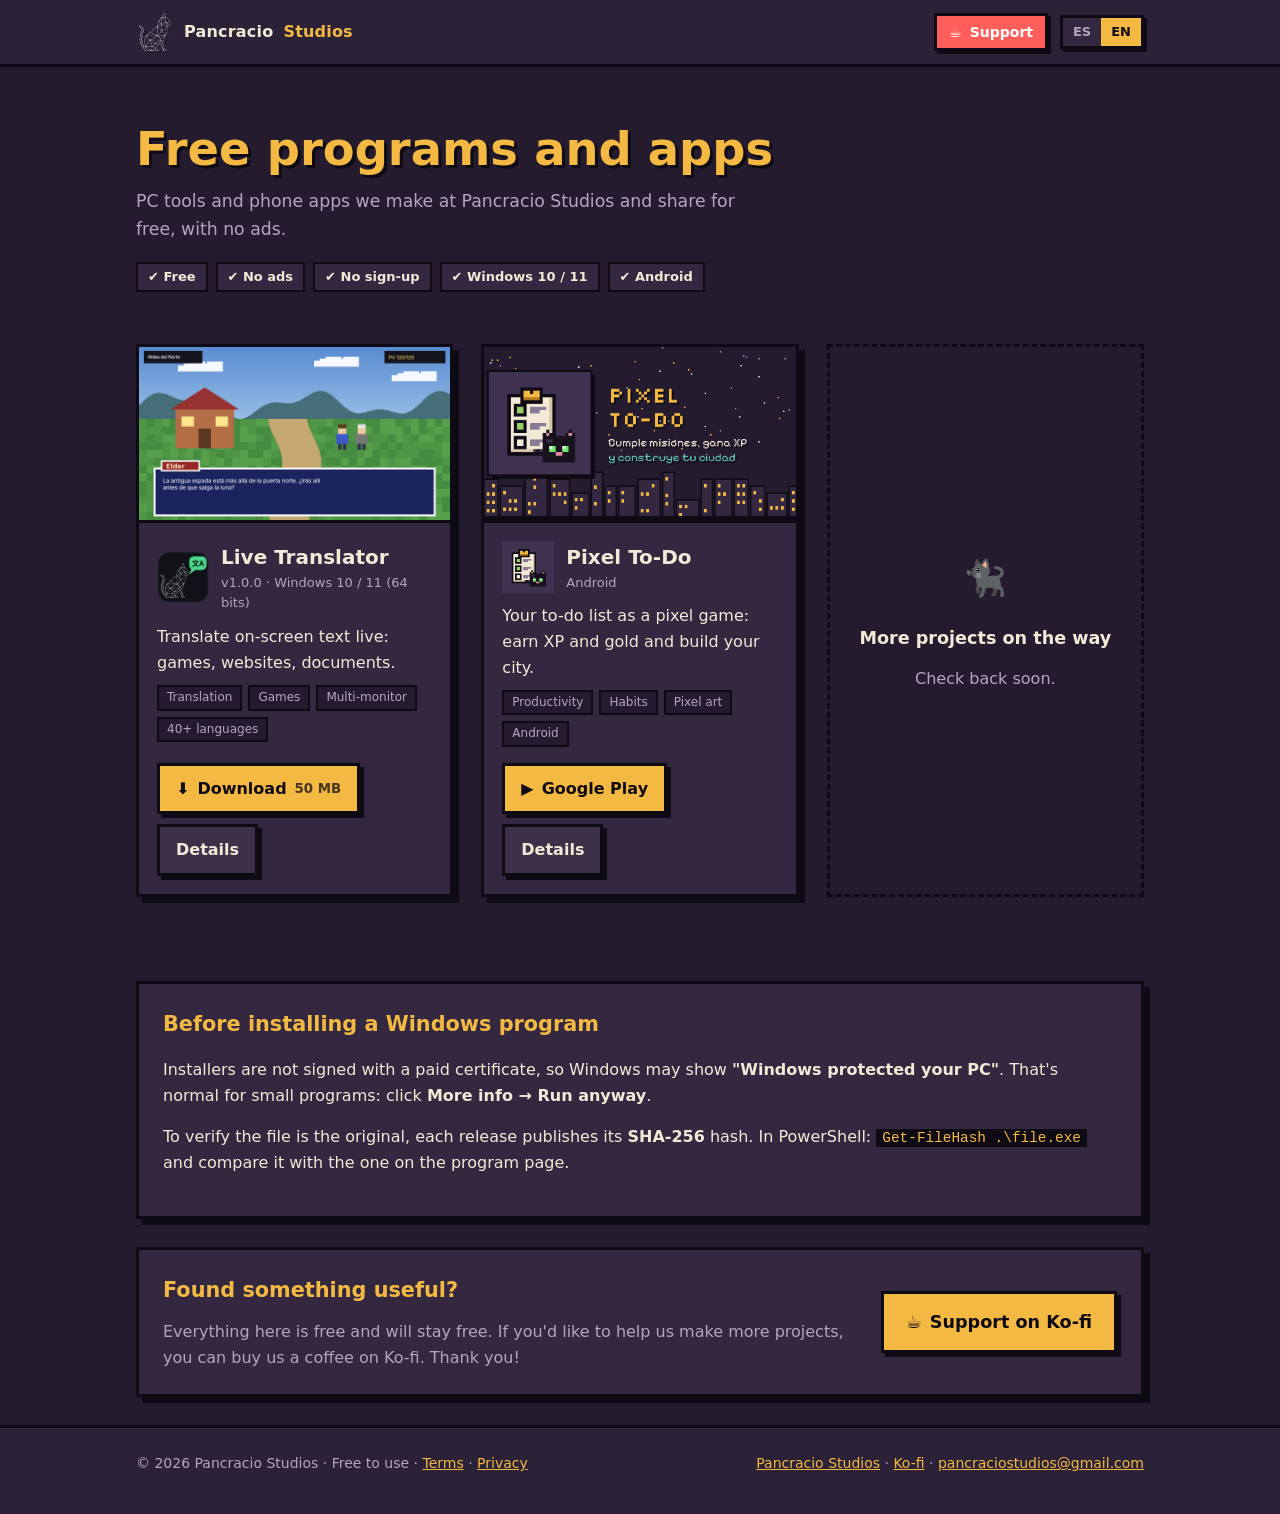
<file: index.html>
<!doctype html>
<html lang="es" data-lang="es">
<head>
<meta charset="utf-8">
<meta name="viewport" content="width=device-width, initial-scale=1">
<title>Pancracio Studios · Proyectos gratis</title>
<meta name="description" content="Programas y apps gratuitos de Pancracio Studios para Windows y Android. Free Windows programs and Android apps by Pancracio Studios.">
<meta property="og:title" content="Pancracio Studios · Proyectos gratis">
<meta property="og:description" content="Programas y apps gratis para Windows y Android. Free programs and apps for Windows and Android.">
<meta property="og:image" content="programs/live-translator/img/despues.png">
<link rel="icon" href="assets/img/favicon.png">
<link rel="stylesheet" href="assets/css/site.css">
</head>
<body>
<header class="top">
  <div class="wrap">
    <a class="brand" href="https://pancracio-studios.github.io/"><img src="assets/img/pancracio-logo.png" alt="">Pancracio <span>Studios</span></a>
    <div class="spacer"></div>
    <a class="btn support" href="https://ko-fi.com/pancraciostudios" target="_blank" rel="noopener" aria-label="Apoyar en Ko-fi / Support on Ko-fi">☕ <span class="txt"><span lang="es">Apoyar</span><span lang="en">Support</span></span></a>
    <div class="lang" role="group" aria-label="Idioma / Language">
      <button type="button" data-set="es" aria-pressed="true">ES</button>
      <button type="button" data-set="en" aria-pressed="false">EN</button>
    </div>
  </div>
</header>

<main class="wrap">
  <section class="hero">
    <h1>
      <span lang="es">Programas y apps gratis</span>
      <span lang="en">Free programs and apps</span>
    </h1>
    <p>
      <span lang="es">Herramientas para tu PC y apps para tu celular que hacemos en Pancracio Studios y compartimos sin costo y sin anuncios.</span>
      <span lang="en">PC tools and phone apps we make at Pancracio Studios and share for free, with no ads.</span>
    </p>
    <div class="pills">
      <span class="pill">✔ <span lang="es">Gratis</span><span lang="en">Free</span></span>
      <span class="pill">✔ <span lang="es">Sin anuncios</span><span lang="en">No ads</span></span>
      <span class="pill">✔ <span lang="es">Sin registro</span><span lang="en">No sign-up</span></span>
      <span class="pill">✔ Windows 10 / 11</span>
      <span class="pill">✔ Android</span>
    </div>
  </section>

  <div id="catalog" class="grid" aria-live="polite">
    <noscript><p class="note">Activa JavaScript para ver el catálogo, o entra directo a <a href="programs/live-translator/">Live Translator</a> o <a href="programs/pixel-todo/">Pixel To-Do</a>.</p></noscript>
  </div>

  <section class="section">
    <h2><span lang="es">Antes de instalar un programa de Windows</span><span lang="en">Before installing a Windows program</span></h2>
    <div lang="es">
      <p>Los instaladores no están firmados con un certificado de pago, así que Windows puede mostrar <b>«Windows protegió tu PC»</b>. Es normal en programas pequeños: haz clic en <b>Más información → Ejecutar de todas formas</b>.</p>
      <p>Si quieres comprobar que el archivo es el original, cada versión publica su huella <b>SHA-256</b>. En PowerShell: <code>Get-FileHash .\archivo.exe</code> y compárala con la de la página del programa.</p>
    </div>
    <div lang="en">
      <p>Installers are not signed with a paid certificate, so Windows may show <b>"Windows protected your PC"</b>. That's normal for small programs: click <b>More info → Run anyway</b>.</p>
      <p>To verify the file is the original, each release publishes its <b>SHA-256</b> hash. In PowerShell: <code>Get-FileHash .\file.exe</code> and compare it with the one on the program page.</p>
    </div>
  </section>

  <section class="section support-box">
    <div>
      <h2><span lang="es">¿Te sirvió algo?</span><span lang="en">Found something useful?</span></h2>
      <p><span lang="es">Todo aquí es gratis y seguirá siéndolo. Si quieres apoyar para que salgan más proyectos, puedes invitarnos un café en Ko-fi. ¡Gracias!</span><span lang="en">Everything here is free and will stay free. If you'd like to help us make more projects, you can buy us a coffee on Ko-fi. Thank you!</span></p>
    </div>
    <a class="btn primary big" href="https://ko-fi.com/pancraciostudios" target="_blank" rel="noopener">☕ <span lang="es">Apoyar en Ko-fi</span><span lang="en">Support on Ko-fi</span></a>
  </section>
</main>

<footer>
  <div class="wrap">
    <span>© 2026 Pancracio Studios · <span lang="es">Uso gratuito</span><span lang="en">Free to use</span> · <a href="https://github.com/pancracio-studios/pancraciostudios-projects/blob/main/LICENSE.md"><span lang="es">Términos</span><span lang="en">Terms</span></a> · <a href="https://github.com/pancracio-studios/pancraciostudios-projects/blob/main/PRIVACY.md"><span lang="es">Privacidad</span><span lang="en">Privacy</span></a></span>
    <span><a href="https://pancracio-studios.github.io/">Pancracio Studios</a> · <a href="https://ko-fi.com/pancraciostudios" target="_blank" rel="noopener">Ko-fi</a> · <a href="mailto:pancraciostudios@gmail.com">pancraciostudios@gmail.com</a></span>
  </div>
</footer>
<script src="assets/js/site.js"></script>
</body>
</html>
</file>
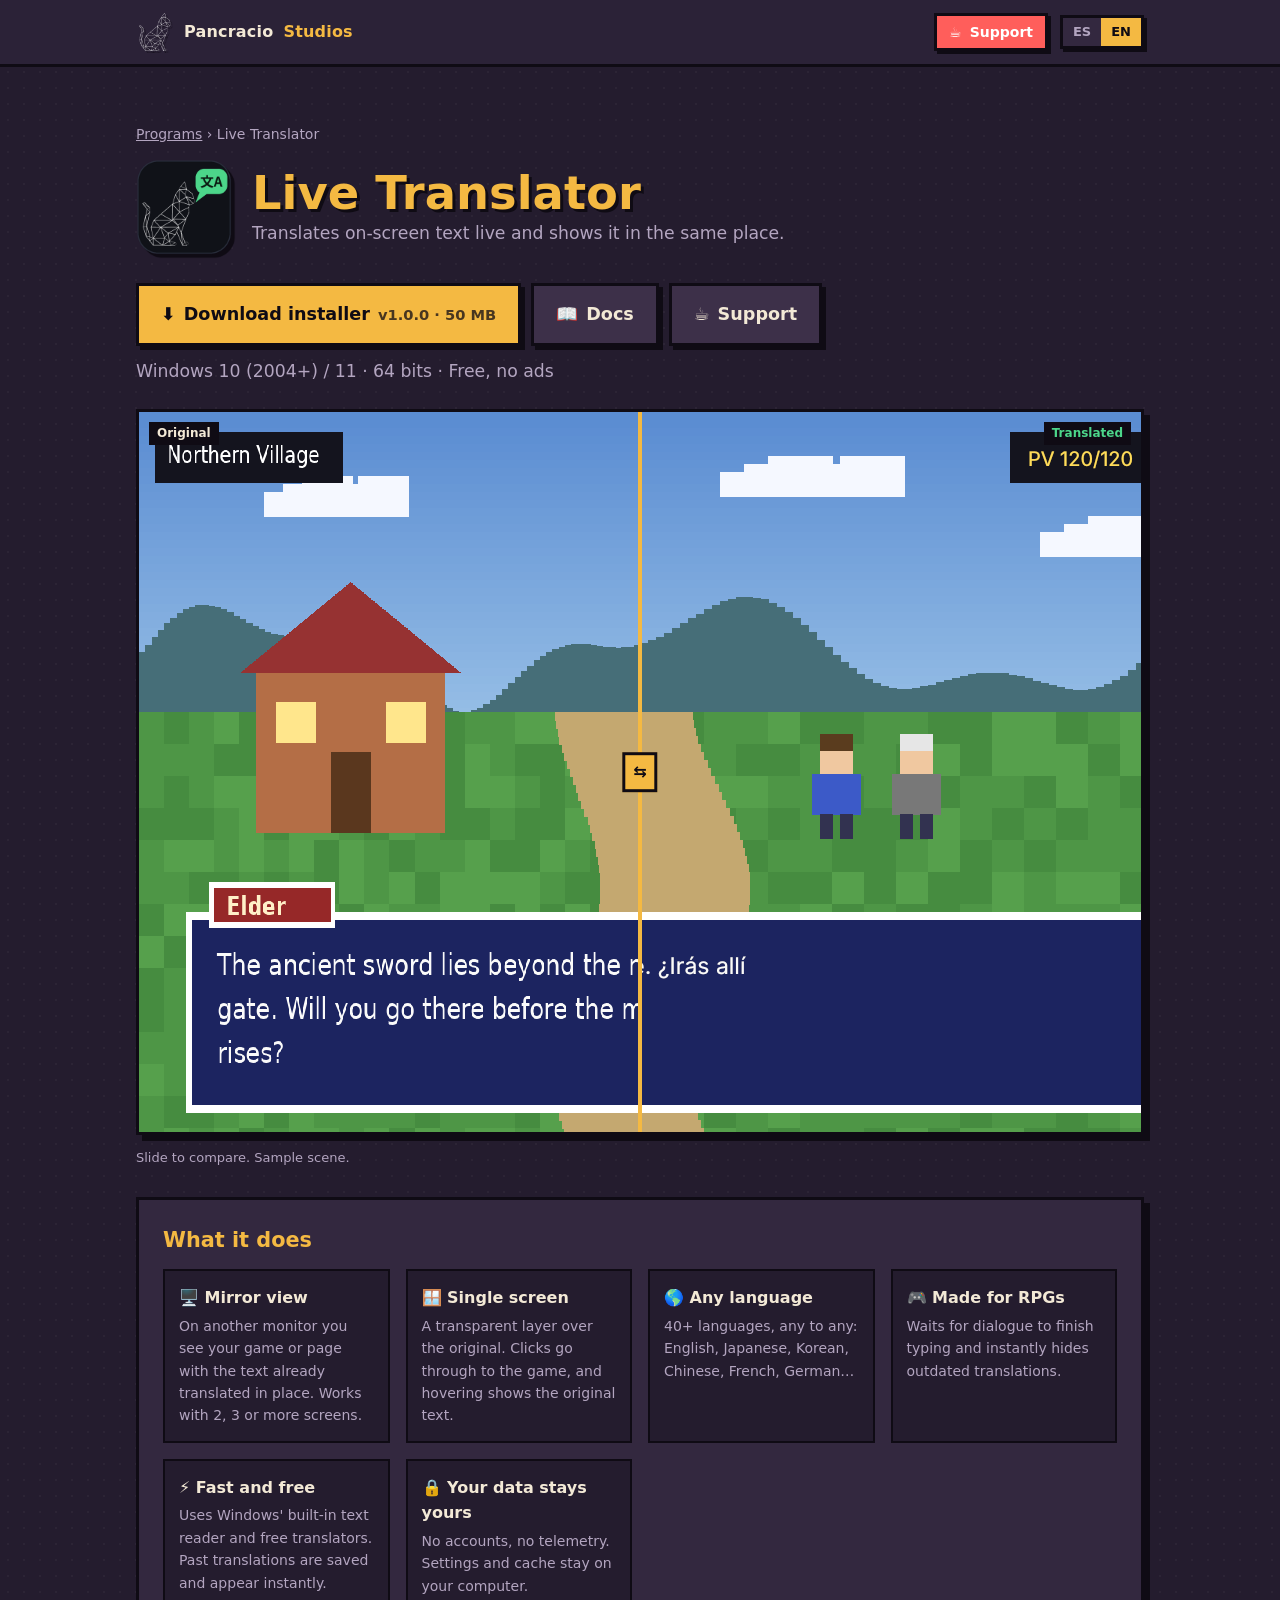
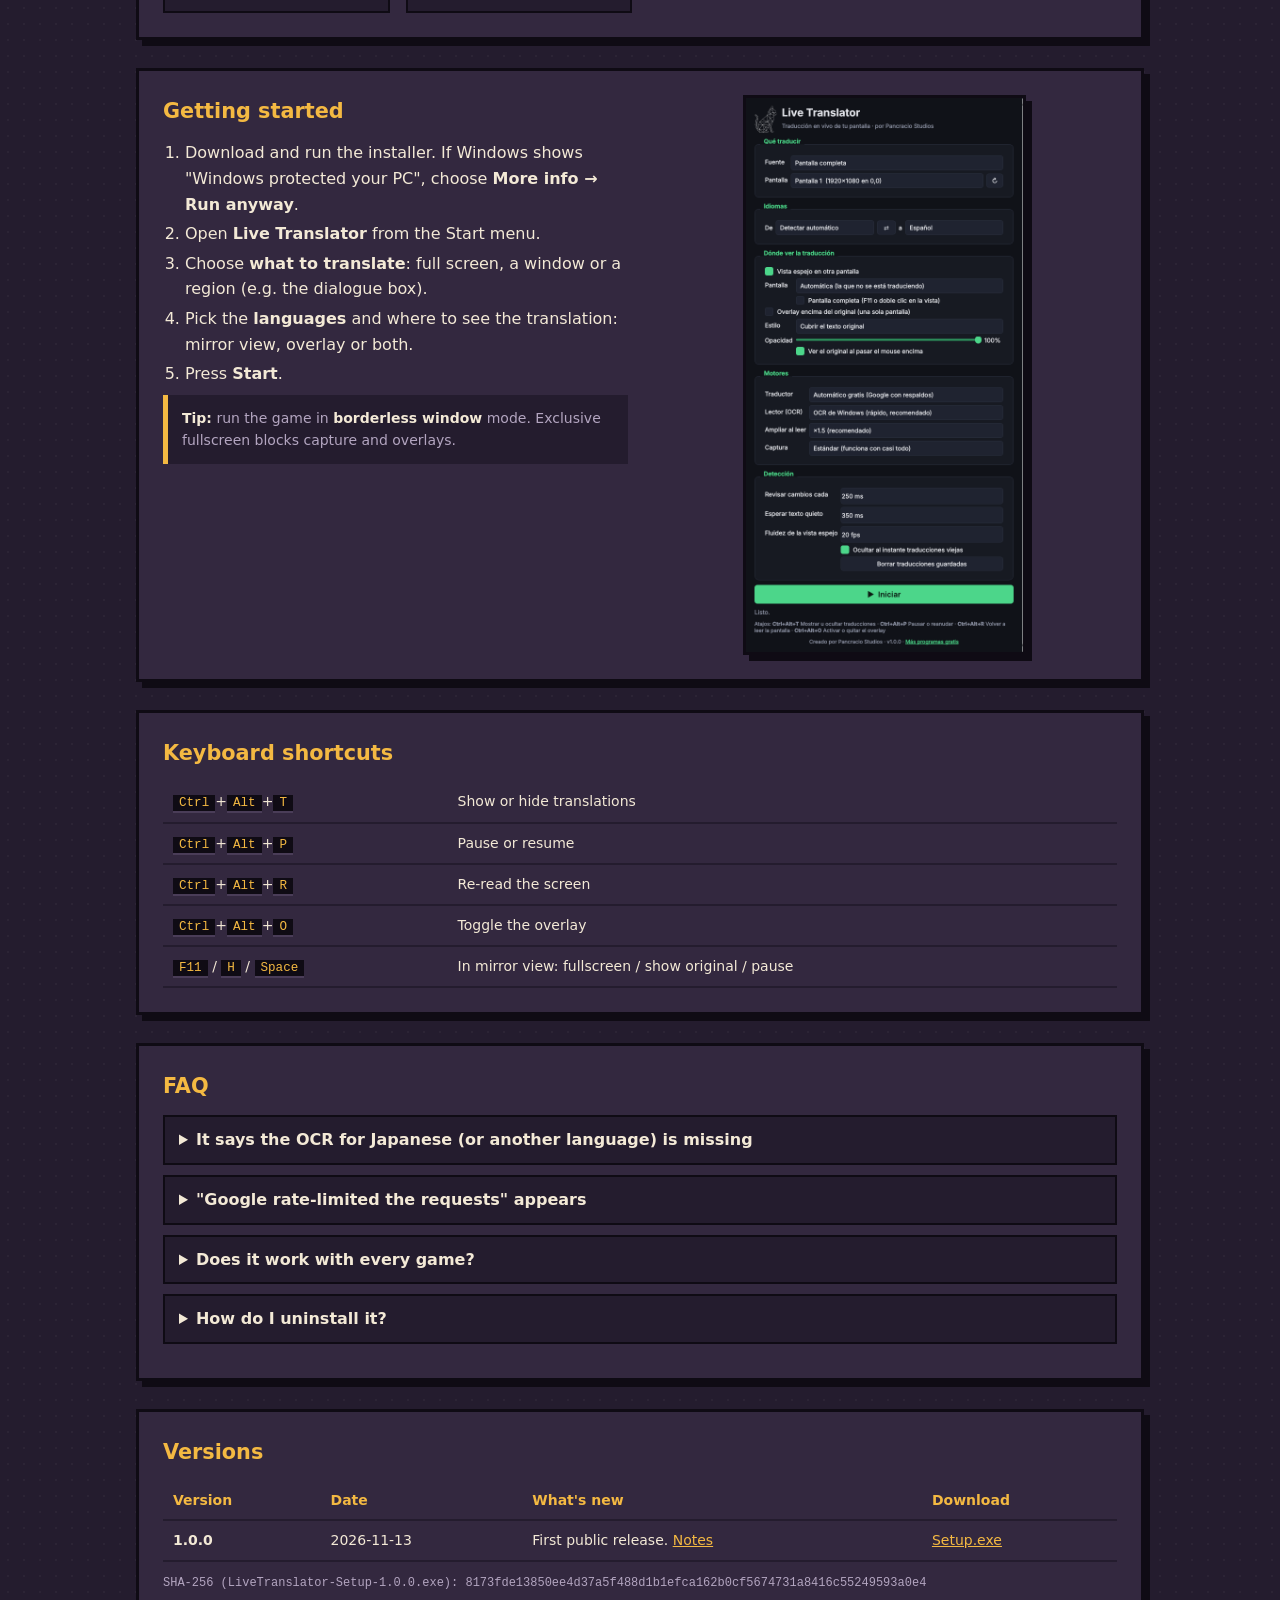
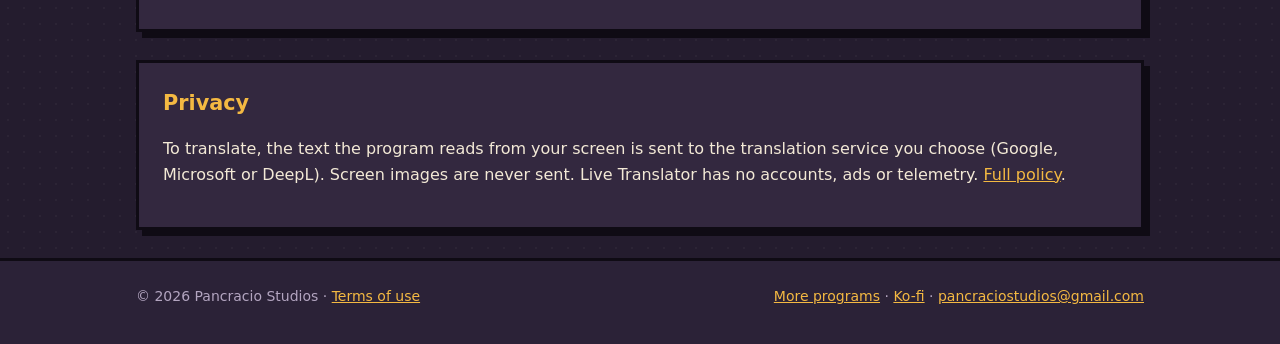
<file: programs/live-translator/index.html>
<!doctype html>
<html lang="es" data-lang="es">
<head>
<meta charset="utf-8">
<meta name="viewport" content="width=device-width, initial-scale=1">
<title>Live Translator · Pancracio Studios</title>
<meta name="description" content="Traduce en vivo el texto de tu pantalla en Windows. Translate on-screen text live on Windows. Gratis / Free.">
<meta property="og:title" content="Live Translator · Pancracio Studios">
<meta property="og:image" content="img/despues.png">
<link rel="icon" href="img/icon.png">
<link rel="stylesheet" href="../../assets/css/site.css">
</head>
<body>
<header class="top">
  <div class="wrap">
    <a class="brand" href="https://pancracio-studios.github.io/"><img src="../../assets/img/pancracio-logo.png" alt="">Pancracio <span>Studios</span></a>
    <div class="spacer"></div>
    <a class="btn support" href="https://ko-fi.com/pancraciostudios" target="_blank" rel="noopener" aria-label="Apoyar en Ko-fi / Support on Ko-fi">☕ <span class="txt"><span lang="es">Apoyar</span><span lang="en">Support</span></span></a>
    <div class="lang" role="group" aria-label="Idioma / Language">
      <button type="button" data-set="es" aria-pressed="true">ES</button>
      <button type="button" data-set="en" aria-pressed="false">EN</button>
    </div>
  </div>
</header>

<main class="wrap">
  <section class="hero">
    <div class="crumbs"><a href="../../"><span lang="es">Programas</span><span lang="en">Programs</span></a> › Live Translator</div>
    <div class="prog-head">
      <img src="img/icon.png" alt="" width="96" height="96">
      <div>
        <h1>Live Translator</h1>
        <p>
          <span lang="es">Traduce en vivo el texto de tu pantalla y lo muestra en el mismo lugar.</span>
          <span lang="en">Translates on-screen text live and shows it in the same place.</span>
        </p>
      </div>
    </div>
    <div class="actions" style="margin-top:22px">
      <a class="btn primary big" id="dl" href="https://github.com/pancracio-studios/pancraciostudios-projects/releases/download/live-translator-v1.0.0/LiveTranslator-Setup-1.0.0.exe">⬇ <span lang="es">Descargar instalador</span><span lang="en">Download installer</span> <small>v1.0.0 · 50 MB</small></a>
      <a class="btn big" href="https://github.com/pancracio-studios/pancraciostudios-projects/tree/main/programs/live-translator/docs">📖 <span lang="es">Documentación</span><span lang="en">Docs</span></a>
      <a class="btn big" href="https://ko-fi.com/pancraciostudios" target="_blank" rel="noopener">☕ <span lang="es">Apoyar</span><span lang="en">Support</span></a>
    </div>
    <p class="meta" style="margin-top:12px">Windows 10 (2004+) / 11 · 64 bits · <span lang="es">Gratis, sin anuncios</span><span lang="en">Free, no ads</span></p>
  </section>

  <div class="compare" aria-label="Antes y después / Before and after">
    <img src="img/antes.png" alt="Juego original en inglés / Original game in English" width="1280" height="720">
    <div class="after"><img src="img/despues.png" alt="El mismo juego traducido al español / The same game translated to Spanish"></div>
    <div class="bar"></div>
    <span class="lbl l"><span lang="es">Original</span><span lang="en">Original</span></span>
    <span class="lbl r"><span lang="es">Traducido</span><span lang="en">Translated</span></span>
    <input type="range" min="0" max="100" value="50" aria-label="Deslizar / Slide">
  </div>
  <p class="meta"><span lang="es">Desliza para comparar. Escena de ejemplo.</span><span lang="en">Slide to compare. Sample scene.</span></p>

  <section class="section">
    <h2><span lang="es">Qué hace</span><span lang="en">What it does</span></h2>
    <div class="features">
      <div class="feature"><b><span lang="es">🖥️ Vista espejo</span><span lang="en">🖥️ Mirror view</span></b>
        <p><span lang="es">En otro monitor ves tu juego o página con el texto ya traducido en su lugar. Funciona con 2, 3 o más pantallas.</span><span lang="en">On another monitor you see your game or page with the text already translated in place. Works with 2, 3 or more screens.</span></p></div>
      <div class="feature"><b><span lang="es">🪟 Una sola pantalla</span><span lang="en">🪟 Single screen</span></b>
        <p><span lang="es">Una capa transparente encima del original. Los clics pasan al juego y, al pasar el mouse, ves el texto original.</span><span lang="en">A transparent layer over the original. Clicks go through to the game, and hovering shows the original text.</span></p></div>
      <div class="feature"><b><span lang="es">🌎 Cualquier idioma</span><span lang="en">🌎 Any language</span></b>
        <p><span lang="es">Más de 40 idiomas, de cualquiera a cualquiera: inglés, japonés, coreano, chino, francés, alemán…</span><span lang="en">40+ languages, any to any: English, Japanese, Korean, Chinese, French, German…</span></p></div>
      <div class="feature"><b><span lang="es">🎮 Pensado para RPGs</span><span lang="en">🎮 Made for RPGs</span></b>
        <p><span lang="es">Espera a que el diálogo termine de escribirse y oculta al instante las traducciones viejas.</span><span lang="en">Waits for dialogue to finish typing and instantly hides outdated translations.</span></p></div>
      <div class="feature"><b><span lang="es">⚡ Rápido y sin costo</span><span lang="en">⚡ Fast and free</span></b>
        <p><span lang="es">Usa el lector de texto de Windows y traductores gratuitos. Lo ya traducido se guarda y sale al instante.</span><span lang="en">Uses Windows' built-in text reader and free translators. Past translations are saved and appear instantly.</span></p></div>
      <div class="feature"><b><span lang="es">🔒 Tu información es tuya</span><span lang="en">🔒 Your data stays yours</span></b>
        <p><span lang="es">Sin cuentas ni telemetría. Ajustes y caché se quedan en tu equipo.</span><span lang="en">No accounts, no telemetry. Settings and cache stay on your computer.</span></p></div>
    </div>
  </section>

  <section class="section two">
    <div>
      <h2><span lang="es">Cómo empezar</span><span lang="en">Getting started</span></h2>
      <ol lang="es">
        <li>Descarga y abre el instalador. Si Windows avisa «Windows protegió tu PC», elige <b>Más información → Ejecutar de todas formas</b>.</li>
        <li>Abre <b>Live Translator</b> desde el menú Inicio.</li>
        <li>Elige <b>qué traducir</b>: pantalla completa, una ventana o una región (por ejemplo, la caja de diálogos).</li>
        <li>Elige los <b>idiomas</b> y dónde ver la traducción: vista espejo, overlay o ambos.</li>
        <li>Presiona <b>Iniciar</b>.</li>
      </ol>
      <ol lang="en">
        <li>Download and run the installer. If Windows shows "Windows protected your PC", choose <b>More info → Run anyway</b>.</li>
        <li>Open <b>Live Translator</b> from the Start menu.</li>
        <li>Choose <b>what to translate</b>: full screen, a window or a region (e.g. the dialogue box).</li>
        <li>Pick the <b>languages</b> and where to see the translation: mirror view, overlay or both.</li>
        <li>Press <b>Start</b>.</li>
      </ol>
      <div class="note"><span lang="es"><b>Tip:</b> pon el juego en <b>ventana sin bordes</b>. La pantalla completa exclusiva no deja capturar ni dibujar encima.</span><span lang="en"><b>Tip:</b> run the game in <b>borderless window</b> mode. Exclusive fullscreen blocks capture and overlays.</span></div>
    </div>
    <div>
      <img src="img/panel.png" alt="Panel de Live Translator / Live Translator panel" loading="lazy" style="border:3px solid var(--ink);box-shadow:var(--shadow);max-height:560px;width:auto;margin:0 auto">
    </div>
  </section>

  <section class="section">
    <h2><span lang="es">Atajos de teclado</span><span lang="en">Keyboard shortcuts</span></h2>
    <table>
      <tr><td><kbd>Ctrl</kbd>+<kbd>Alt</kbd>+<kbd>T</kbd></td><td><span lang="es">Mostrar u ocultar traducciones</span><span lang="en">Show or hide translations</span></td></tr>
      <tr><td><kbd>Ctrl</kbd>+<kbd>Alt</kbd>+<kbd>P</kbd></td><td><span lang="es">Pausar o reanudar</span><span lang="en">Pause or resume</span></td></tr>
      <tr><td><kbd>Ctrl</kbd>+<kbd>Alt</kbd>+<kbd>R</kbd></td><td><span lang="es">Volver a leer la pantalla</span><span lang="en">Re-read the screen</span></td></tr>
      <tr><td><kbd>Ctrl</kbd>+<kbd>Alt</kbd>+<kbd>O</kbd></td><td><span lang="es">Activar o quitar el overlay</span><span lang="en">Toggle the overlay</span></td></tr>
      <tr><td><kbd>F11</kbd> / <kbd>H</kbd> / <kbd><span lang="es">Espacio</span><span lang="en">Space</span></kbd></td><td><span lang="es">En la vista espejo: pantalla completa / ver original / pausa</span><span lang="en">In mirror view: fullscreen / show original / pause</span></td></tr>
    </table>
  </section>

  <section class="section">
    <h2><span lang="es">Preguntas frecuentes</span><span lang="en">FAQ</span></h2>
    <details><summary><span lang="es">Dice que no tiene el OCR de japonés (u otro idioma)</span><span lang="en">It says the OCR for Japanese (or another language) is missing</span></summary>
      <p><span lang="es">Windows necesita el paquete de lectura de texto de ese idioma. Live Translator te ofrece instalarlo con un clic (pide permiso de administrador). Español e inglés suelen venir incluidos.</span><span lang="en">Windows needs the text-recognition pack for that language. Live Translator offers to install it with one click (admin permission required). English usually comes preinstalled.</span></p></details>
    <details><summary><span lang="es">Aparece «Google limitó las peticiones»</span><span lang="en">"Google rate-limited the requests" appears</span></summary>
      <p><span lang="es">Los traductores gratuitos tienen límites. La app cambia sola a otro servicio y reintenta después. Para uso intenso, usa DeepL con su clave gratuita (500 000 caracteres al mes).</span><span lang="en">Free translators have limits. The app switches to another service and retries later. For heavy use, try DeepL with its free key (500,000 characters per month).</span></p></details>
    <details><summary><span lang="es">¿Funciona con cualquier juego?</span><span lang="en">Does it work with every game?</span></summary>
      <p><span lang="es">Con la gran mayoría en ventana o ventana sin bordes. Algunos juegos con anti-trampas o en pantalla completa exclusiva bloquean la captura.</span><span lang="en">With most games in windowed or borderless mode. Some games with anti-cheat or exclusive fullscreen block capture.</span></p></details>
    <details><summary><span lang="es">¿Cómo lo desinstalo?</span><span lang="en">How do I uninstall it?</span></summary>
      <p><span lang="es">Desde Configuración → Aplicaciones → Live Translator → Desinstalar. Te preguntará si también quieres borrar tus ajustes.</span><span lang="en">From Settings → Apps → Live Translator → Uninstall. It will ask whether to also delete your settings.</span></p></details>
  </section>

  <section class="section">
    <h2><span lang="es">Versiones</span><span lang="en">Versions</span></h2>
    <table>
      <tr><th><span lang="es">Versión</span><span lang="en">Version</span></th><th><span lang="es">Fecha</span><span lang="en">Date</span></th><th><span lang="es">Novedades</span><span lang="en">What's new</span></th><th><span lang="es">Descarga</span><span lang="en">Download</span></th></tr>
      <tr>
        <td><b>1.0.0</b></td><td>2026-11-13</td>
        <td><span lang="es">Primera versión pública.</span><span lang="en">First public release.</span> <a href="https://github.com/pancracio-studios/pancraciostudios-projects/blob/main/programs/live-translator/versions/1.0.0.md"><span lang="es">Notas</span><span lang="en">Notes</span></a></td>
        <td><a href="https://github.com/pancracio-studios/pancraciostudios-projects/releases/download/live-translator-v1.0.0/LiveTranslator-Setup-1.0.0.exe">Setup.exe</a></td>
      </tr>
    </table>
    <p class="hash">SHA-256 (LiveTranslator-Setup-1.0.0.exe): <span id="sha">8173fde13850ee4d37a5f488d1b1efca162b0cf5674731a8416c55249593a0e4</span></p>
  </section>

  <section class="section">
    <h2><span lang="es">Privacidad</span><span lang="en">Privacy</span></h2>
    <p lang="es">Para traducir, el texto que el programa lee de tu pantalla se envía al servicio de traducción que elijas (Google, Microsoft o DeepL). No se envían imágenes de tu pantalla. Live Translator no tiene cuentas, anuncios ni telemetría. <a href="https://github.com/pancracio-studios/pancraciostudios-projects/blob/main/programs/live-translator/PRIVACY.md">Política completa</a>.</p>
    <p lang="en">To translate, the text the program reads from your screen is sent to the translation service you choose (Google, Microsoft or DeepL). Screen images are never sent. Live Translator has no accounts, ads or telemetry. <a href="https://github.com/pancracio-studios/pancraciostudios-projects/blob/main/programs/live-translator/PRIVACY.md">Full policy</a>.</p>
  </section>
</main>

<footer>
  <div class="wrap">
    <span>© 2026 Pancracio Studios · <a href="https://github.com/pancracio-studios/pancraciostudios-projects/blob/main/LICENSE.md"><span lang="es">Términos de uso</span><span lang="en">Terms of use</span></a></span>
    <span><a href="../../"><span lang="es">Más programas</span><span lang="en">More programs</span></a> · <a href="https://ko-fi.com/pancraciostudios" target="_blank" rel="noopener">Ko-fi</a> · <a href="mailto:pancraciostudios@gmail.com">pancraciostudios@gmail.com</a></span>
  </div>
</footer>
<script src="../../assets/js/site.js"></script>
</body>
</html>
</file>
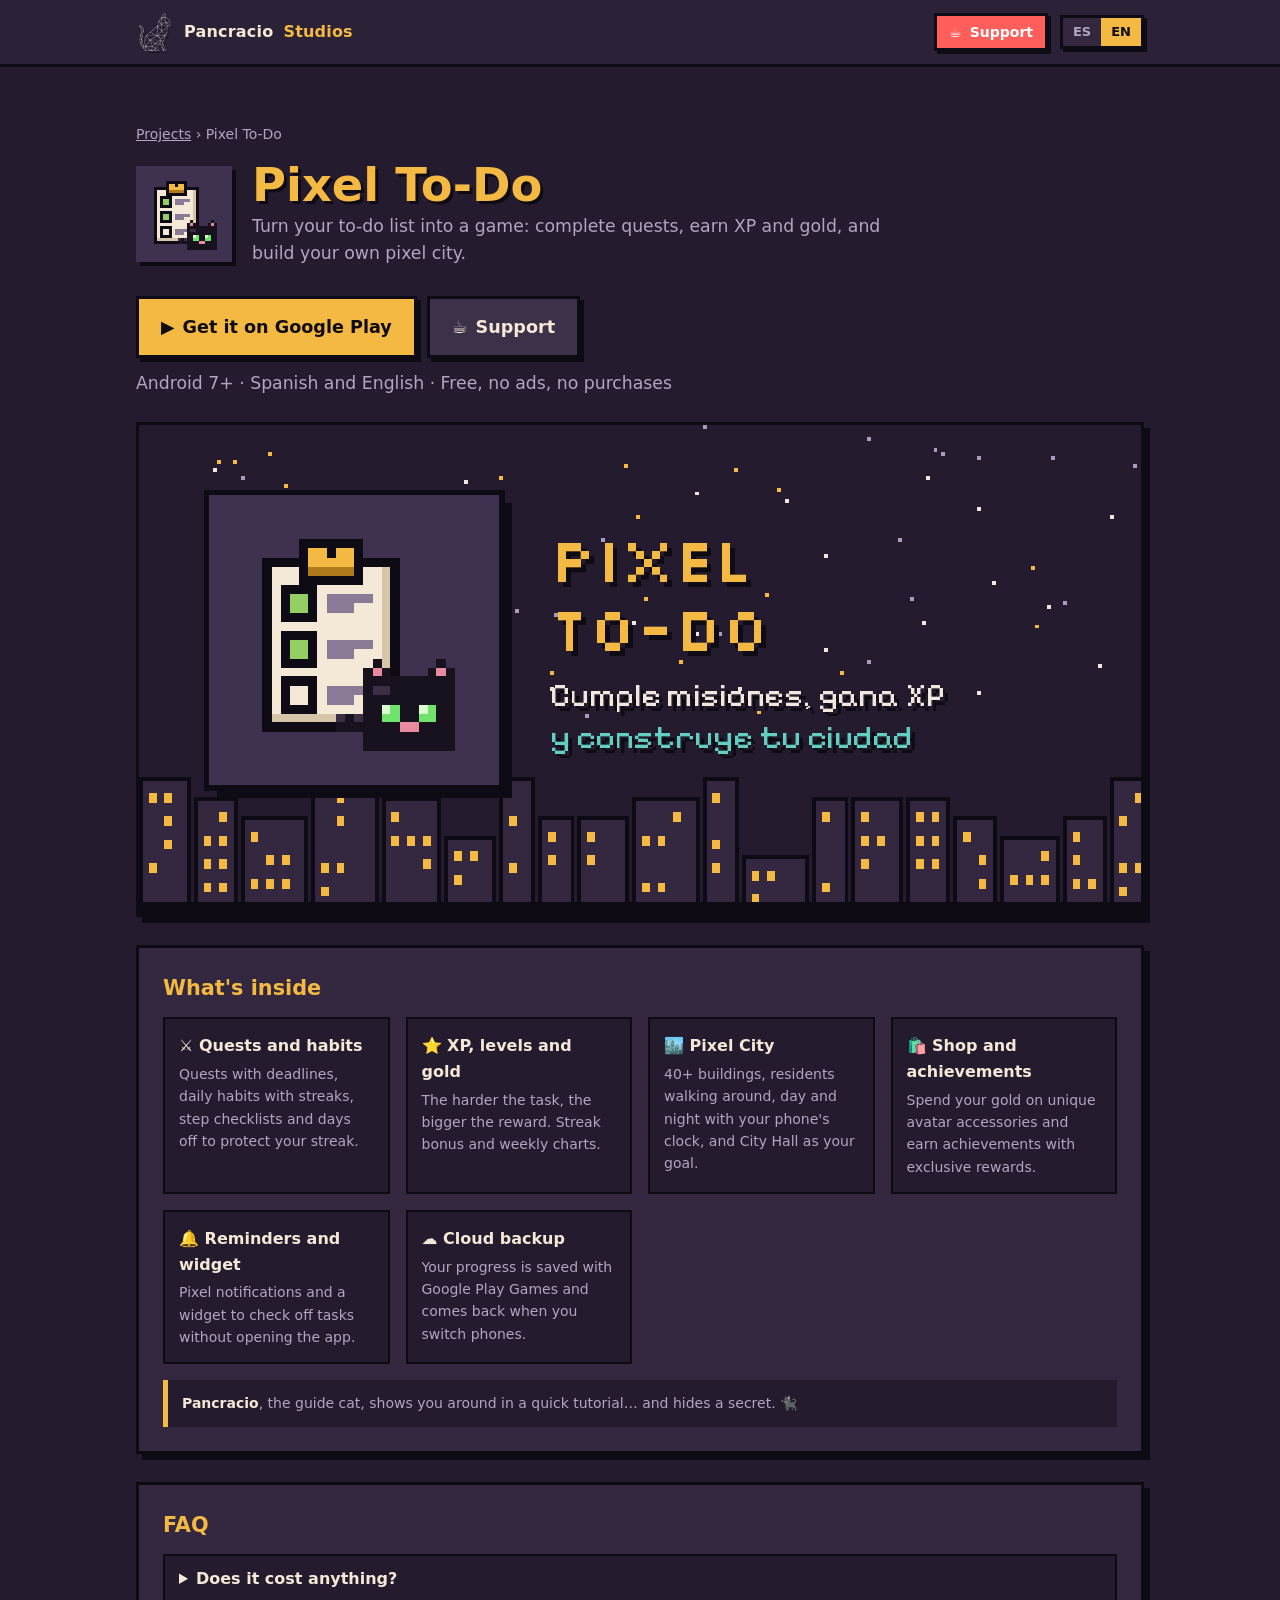
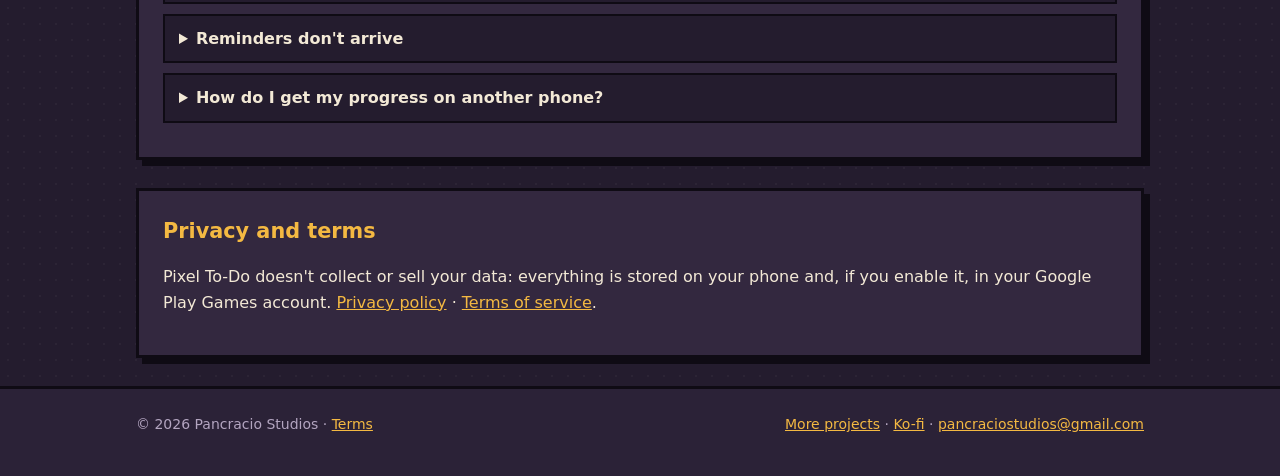
<file: programs/pixel-todo/index.html>
<!doctype html>
<html lang="es" data-lang="es">
<head>
<meta charset="utf-8">
<meta name="viewport" content="width=device-width, initial-scale=1">
<title>Pixel To-Do · Pancracio Studios</title>
<meta name="description" content="Pixel To-Do: tus pendientes como un juego pixel para Android. Your to-do list as a pixel game for Android. Gratis / Free.">
<meta property="og:title" content="Pixel To-Do · Pancracio Studios">
<meta property="og:image" content="img/banner.png">
<link rel="icon" href="img/icon.png">
<link rel="stylesheet" href="../../assets/css/site.css">
</head>
<body>
<header class="top">
  <div class="wrap">
    <a class="brand" href="https://pancracio-studios.github.io/"><img src="../../assets/img/pancracio-logo.png" alt="">Pancracio <span>Studios</span></a>
    <div class="spacer"></div>
    <a class="btn support" href="https://ko-fi.com/pancraciostudios" target="_blank" rel="noopener" aria-label="Apoyar en Ko-fi / Support on Ko-fi">☕ <span class="txt"><span lang="es">Apoyar</span><span lang="en">Support</span></span></a>
    <div class="lang" role="group" aria-label="Idioma / Language">
      <button type="button" data-set="es" aria-pressed="true">ES</button>
      <button type="button" data-set="en" aria-pressed="false">EN</button>
    </div>
  </div>
</header>

<main class="wrap">
  <section class="hero">
    <div class="crumbs"><a href="../../"><span lang="es">Proyectos</span><span lang="en">Projects</span></a> › Pixel To-Do</div>
    <div class="prog-head">
      <img src="img/icon.png" alt="" width="96" height="96" style="image-rendering:pixelated">
      <div>
        <h1>Pixel To-Do</h1>
        <p>
          <span lang="es">Convierte tus pendientes en un juego: cumple misiones, gana XP y oro, y construye tu propia ciudad pixel.</span>
          <span lang="en">Turn your to-do list into a game: complete quests, earn XP and gold, and build your own pixel city.</span>
        </p>
      </div>
    </div>
    <div class="actions" style="margin-top:22px">
      <a class="btn primary big" href="https://play.google.com/store/apps/details?id=com.pancraciostudios.pixeltodo" target="_blank" rel="noopener">▶ <span lang="es">Descárgala en Google Play</span><span lang="en">Get it on Google Play</span></a>
      <a class="btn big" href="https://ko-fi.com/pancraciostudios" target="_blank" rel="noopener">☕ <span lang="es">Apoyar</span><span lang="en">Support</span></a>
    </div>
    <p class="meta" style="margin-top:12px">Android 7+ · <span lang="es">Español e inglés · Gratis, sin anuncios y sin compras</span><span lang="en">Spanish and English · Free, no ads, no purchases</span></p>
  </section>

  <img src="img/banner.png" alt="Pixel To-Do" width="1024" height="500" style="width:100%;height:auto;border:3px solid var(--ink);box-shadow:var(--shadow);image-rendering:pixelated">

  <section class="section">
    <h2><span lang="es">Qué trae</span><span lang="en">What's inside</span></h2>
    <div class="features">
      <div class="feature"><b><span lang="es">⚔️ Misiones y hábitos</span><span lang="en">⚔️ Quests and habits</span></b>
        <p><span lang="es">Misiones con fecha y hora límite, hábitos diarios con racha, checklist de pasos y días libres para proteger tu racha.</span><span lang="en">Quests with deadlines, daily habits with streaks, step checklists and days off to protect your streak.</span></p></div>
      <div class="feature"><b><span lang="es">⭐ XP, niveles y oro</span><span lang="en">⭐ XP, levels and gold</span></b>
        <p><span lang="es">Mientras más difícil la tarea, mayor la recompensa. Bonus por racha y gráficas de tu semana.</span><span lang="en">The harder the task, the bigger the reward. Streak bonus and weekly charts.</span></p></div>
      <div class="feature"><b><span lang="es">🏙️ Ciudad Pixel</span><span lang="en">🏙️ Pixel City</span></b>
        <p><span lang="es">Más de 40 construcciones, vecinos que pasean, día y noche con la hora de tu teléfono y el palacio municipal como meta.</span><span lang="en">40+ buildings, residents walking around, day and night with your phone's clock, and City Hall as your goal.</span></p></div>
      <div class="feature"><b><span lang="es">🛍️ Tienda y logros</span><span lang="en">🛍️ Shop and achievements</span></b>
        <p><span lang="es">Gasta tu oro en accesorios únicos para tu avatar y gana logros con premios y cosméticos exclusivos.</span><span lang="en">Spend your gold on unique avatar accessories and earn achievements with exclusive rewards.</span></p></div>
      <div class="feature"><b><span lang="es">🔔 Recordatorios y widget</span><span lang="en">🔔 Reminders and widget</span></b>
        <p><span lang="es">Notificaciones pixel y un widget para marcar tus pendientes sin abrir la app.</span><span lang="en">Pixel notifications and a widget to check off tasks without opening the app.</span></p></div>
      <div class="feature"><b><span lang="es">☁️ Respaldo en la nube</span><span lang="en">☁️ Cloud backup</span></b>
        <p><span lang="es">Tu progreso se guarda con Google Play Juegos y lo recuperas al cambiar de teléfono.</span><span lang="en">Your progress is saved with Google Play Games and comes back when you switch phones.</span></p></div>
    </div>
    <div class="note" style="margin-top:16px"><span lang="es"><b>Pancracio</b>, el gatito guía, te enseña todo en un tutorial rápido… y esconde un secreto. 🐈‍⬛</span><span lang="en"><b>Pancracio</b>, the guide cat, shows you around in a quick tutorial… and hides a secret. 🐈‍⬛</span></div>
  </section>

  <section class="section">
    <h2><span lang="es">Preguntas frecuentes</span><span lang="en">FAQ</span></h2>
    <details><summary><span lang="es">¿Cuesta algo?</span><span lang="en">Does it cost anything?</span></summary>
      <p><span lang="es">No. Es gratis y completa: sin anuncios, sin compras y sin suscripciones. La Tienda usa solo el oro que ganas en el juego.</span><span lang="en">No. It's free and complete: no ads, purchases or subscriptions. The Shop only uses the gold you earn in the game.</span></p></details>
    <details><summary><span lang="es">No me llegan los recordatorios</span><span lang="en">Reminders don't arrive</span></summary>
      <p><span lang="es">Algunos teléfonos cierran las apps para ahorrar batería. En Xiaomi, Redmi o POCO activa «Inicio automático» para Pixel To-Do y quita las restricciones de batería.</span><span lang="en">Some phones close apps to save battery. On Xiaomi, Redmi or POCO, enable "Autostart" for Pixel To-Do and remove battery restrictions.</span></p></details>
    <details><summary><span lang="es">¿Cómo recupero mi progreso en otro teléfono?</span><span lang="en">How do I get my progress on another phone?</span></summary>
      <p><span lang="es">Inicia sesión en Google Play Juegos con la misma cuenta. Al abrir la app te ofrecerá recuperar tu respaldo, y también puedes hacerlo en Ajustes → Respaldo en la nube.</span><span lang="en">Sign in to Google Play Games with the same account. The app will offer to restore your backup when it opens, or use Settings → Cloud backup.</span></p></details>
  </section>

  <section class="section">
    <h2><span lang="es">Privacidad y términos</span><span lang="en">Privacy and terms</span></h2>
    <p lang="es">Pixel To-Do no recopila ni vende tus datos: todo se guarda en tu teléfono y, si lo activas, en tu cuenta de Google Play Juegos. <a href="https://pancracio-studios.github.io/pixel-todo/privacy/">Política de privacidad</a> · <a href="https://pancracio-studios.github.io/pixel-todo/terms/">Términos de servicio</a>.</p>
    <p lang="en">Pixel To-Do doesn't collect or sell your data: everything is stored on your phone and, if you enable it, in your Google Play Games account. <a href="https://pancracio-studios.github.io/pixel-todo/privacy/">Privacy policy</a> · <a href="https://pancracio-studios.github.io/pixel-todo/terms/">Terms of service</a>.</p>
  </section>
</main>

<footer>
  <div class="wrap">
    <span>© 2026 Pancracio Studios · <a href="https://pancracio-studios.github.io/pixel-todo/terms/"><span lang="es">Términos</span><span lang="en">Terms</span></a></span>
    <span><a href="../../"><span lang="es">Más proyectos</span><span lang="en">More projects</span></a> · <a href="https://ko-fi.com/pancraciostudios" target="_blank" rel="noopener">Ko-fi</a> · <a href="mailto:pancraciostudios@gmail.com">pancraciostudios@gmail.com</a></span>
  </div>
</footer>
<script src="../../assets/js/site.js"></script>
</body>
</html>
</file>
<file: assets/css/site.css>
/* Pancracio Studios · catálogo de programas */
:root {
  --bg: #241c2e;
  --bg2: #2b2237;
  --panel: #33283f;
  --panel2: #3d3049;
  --fg: #f3e9d6;
  --dim: #b3a5c0;
  --gold: #f4b942;
  --ink: #0f0b14;
  --ok: #4cd68a;
  --radius: 0;
  --shadow: 6px 6px 0 var(--ink);
  --mono: ui-monospace, "Cascadia Code", Consolas, monospace;
}

* { box-sizing: border-box; }
html { -webkit-text-size-adjust: 100%; }
body {
  margin: 0;
  background: var(--bg);
  background-image: radial-gradient(rgba(255, 255, 255, 0.035) 1px, transparent 1px);
  background-size: 16px 16px;
  color: var(--fg);
  font: 16px/1.6 system-ui, "Segoe UI", sans-serif;
}
a { color: var(--gold); }
a:hover { color: #ffd27a; }
img { max-width: 100%; display: block; }
code, kbd { font-family: var(--mono); font-size: 0.9em; background: var(--ink); padding: 1px 6px; color: var(--gold); }
kbd { border-bottom: 2px solid #4a3d58; }

.wrap { max-width: 1040px; margin: 0 auto; padding: 0 16px; }

/* Idiomas: se muestra solo el elegido */
html[data-lang="es"] [lang="en"]:not(html),
html[data-lang="en"] [lang="es"]:not(html) { display: none !important; }

/* Encabezado */
.top { border-bottom: 3px solid var(--ink); background: var(--bg2); position: sticky; top: 0; z-index: 10; }
.top .wrap { display: flex; align-items: center; gap: 12px; min-height: 64px; }
.brand { display: flex; align-items: center; gap: 10px; text-decoration: none; color: var(--fg); font-weight: 800; letter-spacing: 0.2px; }
.brand img { width: 38px; height: 38px; object-fit: contain; filter: drop-shadow(2px 2px 0 var(--ink)); }
.brand span { color: var(--gold); }
.spacer { flex: 1; }
.btn.support { padding: 5px 12px; font-size: 14px; box-shadow: 3px 3px 0 var(--ink); background: #ff5e5b; color: #fff; }
.btn.support:hover { color: #fff; background: #ff7673; }
.support-box { display: flex; gap: 20px; align-items: center; justify-content: space-between; flex-wrap: wrap; border-color: var(--ink); background: linear-gradient(135deg, var(--panel) 0%, #45304a 100%); }
.support-box > div { flex: 1 1 320px; }
.support-box p { margin: 0; color: var(--dim); }
.lang { display: flex; border: 3px solid var(--ink); box-shadow: 3px 3px 0 var(--ink); }
.lang button {
  font: inherit; font-weight: 700; font-size: 13px; padding: 4px 10px; cursor: pointer;
  background: var(--panel); color: var(--dim); border: 0;
}
.lang button[aria-pressed="true"] { background: var(--gold); color: var(--ink); }

/* Portada */
.hero { padding: 56px 0 24px; }
.hero h1 { font-size: clamp(1.9rem, 5vw, 2.9rem); line-height: 1.15; margin: 0 0 12px; color: var(--gold); text-shadow: 3px 3px 0 var(--ink); }
.hero p { color: var(--dim); max-width: 640px; margin: 0; font-size: 1.08rem; }
.pills { display: flex; flex-wrap: wrap; gap: 8px; margin-top: 18px; }
.pill { font-size: 13px; font-weight: 700; padding: 3px 10px; background: var(--panel); border: 2px solid var(--ink); color: var(--fg); }

/* Tarjetas del catálogo */
.grid { display: grid; grid-template-columns: repeat(auto-fill, minmax(300px, 1fr)); gap: 28px; padding: 28px 0 56px; }
.card {
  background: var(--panel); border: 3px solid var(--ink); box-shadow: var(--shadow);
  display: flex; flex-direction: column; transition: transform 0.12s, box-shadow 0.12s;
}
.card:hover { transform: translate(-2px, -2px); box-shadow: 8px 8px 0 var(--ink); }
.card .shot { aspect-ratio: 16 / 9; overflow: hidden; border-bottom: 3px solid var(--ink); background: var(--ink); }
.card .shot img { width: 100%; height: 100%; object-fit: cover; }
.card .body { padding: 18px; display: flex; flex-direction: column; gap: 10px; flex: 1; }
.card .head { display: flex; gap: 12px; align-items: center; }
.card .head img { width: 52px; height: 52px; }
.card h2 { margin: 0; font-size: 1.25rem; }
.meta { color: var(--dim); font-size: 13px; }
.tags { display: flex; flex-wrap: wrap; gap: 6px; }
.tag { font-size: 12px; padding: 1px 8px; background: var(--bg); border: 2px solid var(--ink); color: var(--dim); }
.card p { margin: 0; }
.card.soon { border-style: dashed; box-shadow: none; background: transparent; align-items: center; justify-content: center; text-align: center; min-height: 260px; color: var(--dim); }
.card.soon:hover { transform: none; box-shadow: none; }
.card.soon b { display: block; color: var(--fg); font-size: 1.1rem; margin: 8px 0 4px; }
.card.soon .big { font-size: 2.2rem; }
.actions { display: flex; flex-wrap: wrap; gap: 10px; margin-top: auto; padding-top: 6px; }

/* Botones */
.btn {
  display: inline-flex; align-items: center; justify-content: center; gap: 8px;
  font-weight: 800; text-decoration: none; padding: 10px 16px; border: 3px solid var(--ink);
  box-shadow: 4px 4px 0 var(--ink); background: var(--panel2); color: var(--fg); cursor: pointer;
}
.btn:hover { color: var(--fg); transform: translate(-1px, -1px); box-shadow: 5px 5px 0 var(--ink); }
.btn:active { transform: translate(3px, 3px); box-shadow: 1px 1px 0 var(--ink); }
.btn.primary { background: var(--gold); color: var(--ink); }
.btn.primary:hover { color: var(--ink); background: #ffc95c; }
.btn.big { font-size: 1.1rem; padding: 14px 22px; }
.btn small { font-weight: 600; opacity: 0.75; }

/* Secciones de la página de un programa */
.section { background: var(--panel); border: 3px solid var(--ink); box-shadow: var(--shadow); padding: 24px; margin: 28px 0; }
.section h2 { margin: 0 0 12px; color: var(--gold); font-size: 1.3rem; }
.section h3 { margin: 18px 0 6px; font-size: 1.05rem; }
.section ul, .section ol { padding-left: 22px; margin: 8px 0; }
.section li { margin: 4px 0; }
.two { display: grid; grid-template-columns: 1fr 1fr; gap: 24px; }
.features { display: grid; grid-template-columns: repeat(auto-fill, minmax(220px, 1fr)); gap: 16px; }
.feature { background: var(--bg); border: 2px solid var(--ink); padding: 14px; }
.feature b { display: block; margin-bottom: 4px; }
.feature p { margin: 0; color: var(--dim); font-size: 14px; }
.note { background: var(--bg); border-left: 5px solid var(--gold); padding: 12px 14px; color: var(--dim); font-size: 14px; }
.note b { color: var(--fg); }
table { width: 100%; border-collapse: collapse; font-size: 14px; }
th, td { text-align: left; padding: 8px 10px; border-bottom: 2px solid var(--bg); vertical-align: top; }
th { color: var(--gold); }
details { background: var(--bg); border: 2px solid var(--ink); padding: 10px 14px; margin: 10px 0; }
details summary { cursor: pointer; font-weight: 700; }
details p { margin: 8px 0 0; color: var(--dim); }
.hash { font-family: var(--mono); font-size: 12px; word-break: break-all; color: var(--dim); }

/* Comparador antes / después */
.compare { position: relative; border: 3px solid var(--ink); box-shadow: var(--shadow); overflow: hidden; background: var(--ink); user-select: none; touch-action: pan-y; }
.compare img { width: 100%; image-rendering: pixelated; }
.compare .after { position: absolute; inset: 0; clip-path: inset(0 0 0 50%); }
.compare .after img { width: 100%; height: 100%; object-fit: cover; }
.compare input[type="range"] { position: absolute; inset: 0; width: 100%; height: 100%; opacity: 0; cursor: ew-resize; margin: 0; }
.compare .bar { position: absolute; top: 0; bottom: 0; left: 50%; width: 4px; margin-left: -2px; background: var(--gold); pointer-events: none; }
.compare .bar::after { content: "⇆"; position: absolute; top: 50%; left: 50%; transform: translate(-50%, -50%); background: var(--gold); color: var(--ink); font-weight: 900; padding: 4px 8px; border: 3px solid var(--ink); }
.compare .lbl { position: absolute; top: 10px; padding: 2px 8px; font-size: 12px; font-weight: 800; background: var(--ink); color: var(--fg); pointer-events: none; }
.compare .lbl.l { left: 10px; }
.compare .lbl.r { right: 10px; color: var(--ok); }

.prog-head { display: flex; gap: 20px; align-items: center; flex-wrap: wrap; }
.prog-head img { width: 96px; height: 96px; filter: drop-shadow(4px 4px 0 var(--ink)); }
.prog-head h1 { margin: 0; }
.crumbs { font-size: 14px; color: var(--dim); margin-bottom: 14px; }
.crumbs a { color: var(--dim); }

footer { border-top: 3px solid var(--ink); background: var(--bg2); color: var(--dim); font-size: 14px; padding: 24px 0 40px; }
footer .wrap { display: flex; flex-wrap: wrap; gap: 8px 24px; justify-content: space-between; }

@media (max-width: 480px) {
  .btn.support .txt { display: none; }
  .top .wrap { gap: 8px; }
  .brand { font-size: 15px; }
}
@media (max-width: 720px) {
  .two { grid-template-columns: 1fr; }
  .section { padding: 18px; }
  .grid { grid-template-columns: 1fr; }
  .hero { padding-top: 36px; }
}
@media (prefers-reduced-motion: reduce) {
  .card, .btn { transition: none; }
}
</file>
